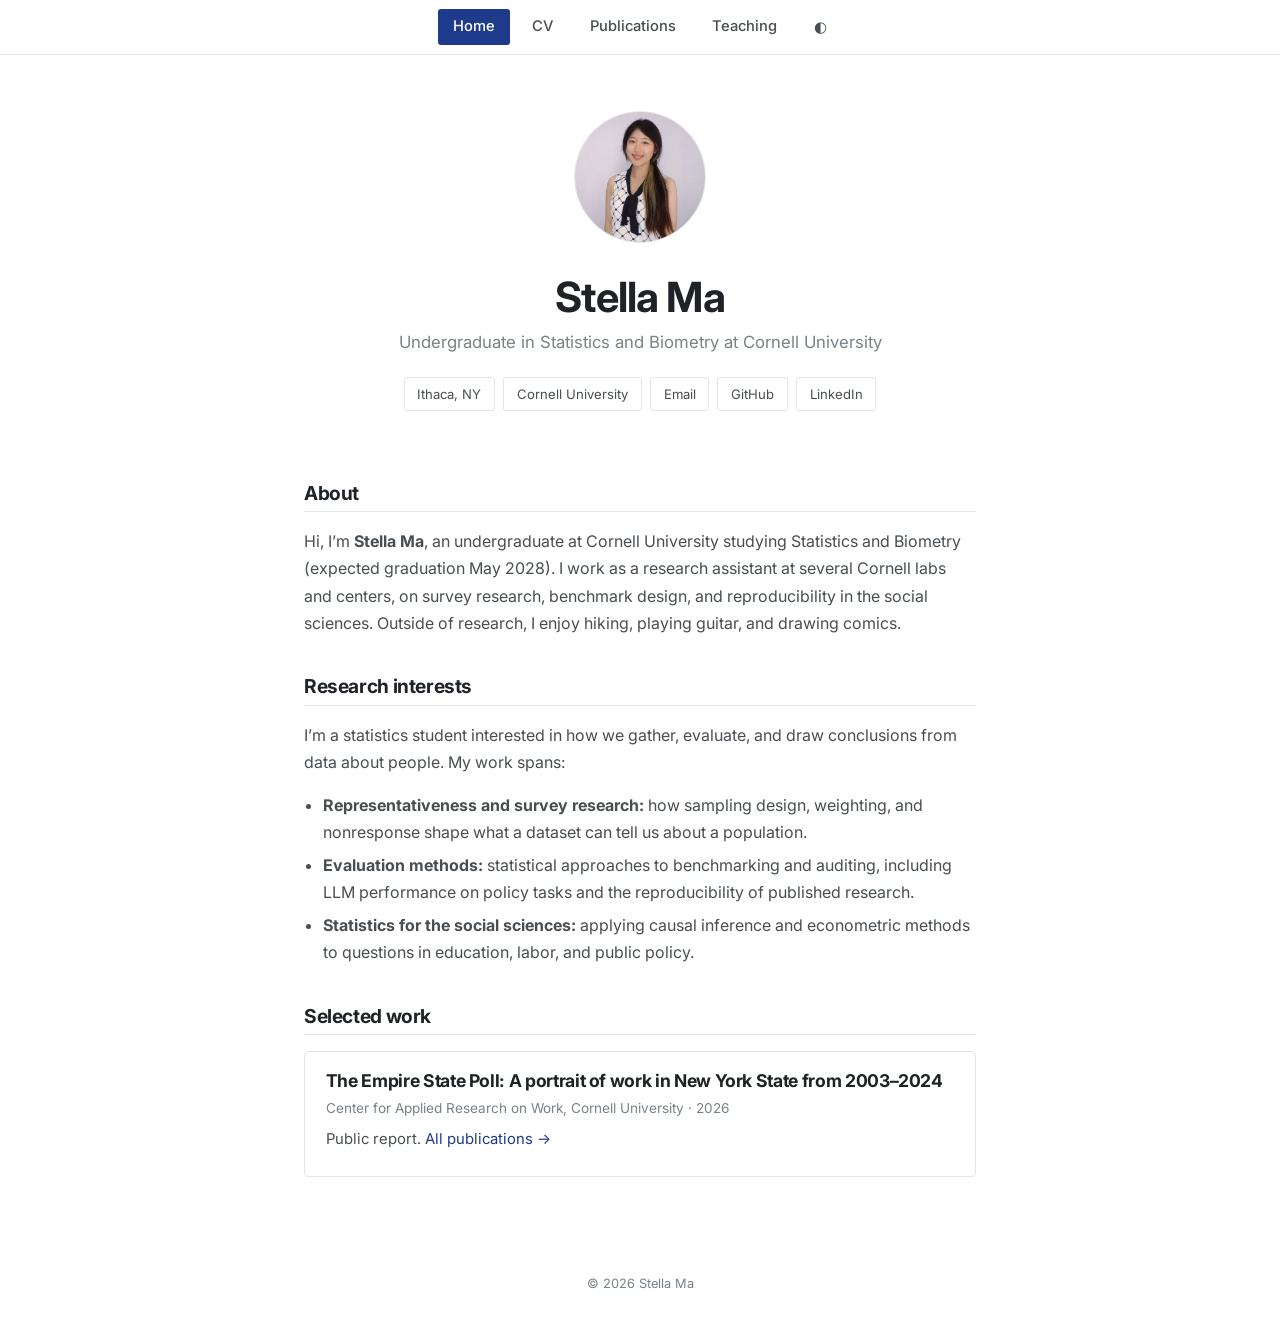
<file: index.html>
<!doctype html>
<html lang="en"><head><meta charset="utf-8"><meta name="viewport" content="width=device-width,initial-scale=1">
<title>Home - Stella Ma</title>
<link rel="preconnect" href="https://fonts.googleapis.com"><link href="https://fonts.googleapis.com/css2?family=Inter:wght@400;500;600;700&display=swap" rel="stylesheet">
<link rel="stylesheet" href="assets/style.css"></head>
<body><header class="masthead" id="masthead"></header>
<main>
<section class="hero" id="hero"></section>
<h2>About</h2>
<p>Hi, I’m <strong>Stella Ma</strong>, an undergraduate at Cornell University studying Statistics and Biometry (expected graduation May 2028). I work as a research assistant at several Cornell labs and centers, on survey research, benchmark design, and reproducibility in the social sciences. Outside of research, I enjoy hiking, playing guitar, and drawing comics.</p>
<h2>Research interests</h2>
<p>I’m a statistics student interested in how we gather, evaluate, and draw conclusions from data about people. My work spans:</p>
<ul>
<li><strong>Representativeness and survey research:</strong> how sampling design, weighting, and nonresponse shape what a dataset can tell us about a population.</li>
<li><strong>Evaluation methods:</strong> statistical approaches to benchmarking and auditing, including LLM performance on policy tasks and the reproducibility of published research.</li>
<li><strong>Statistics for the social sciences:</strong> applying causal inference and econometric methods to questions in education, labor, and public policy.</li>
</ul>
<h2>Selected work</h2>
<div class="entry"><h3><a href="publications.html">The Empire State Poll: A portrait of work in New York State from 2003–2024</a></h3><p class="venue">Center for Applied Research on Work, Cornell University · 2026</p><p>Public report. <a href="publications.html">All publications →</a></p></div>
</main><footer id="footer"></footer><script src="assets/site.js"></script></body></html>
</file>
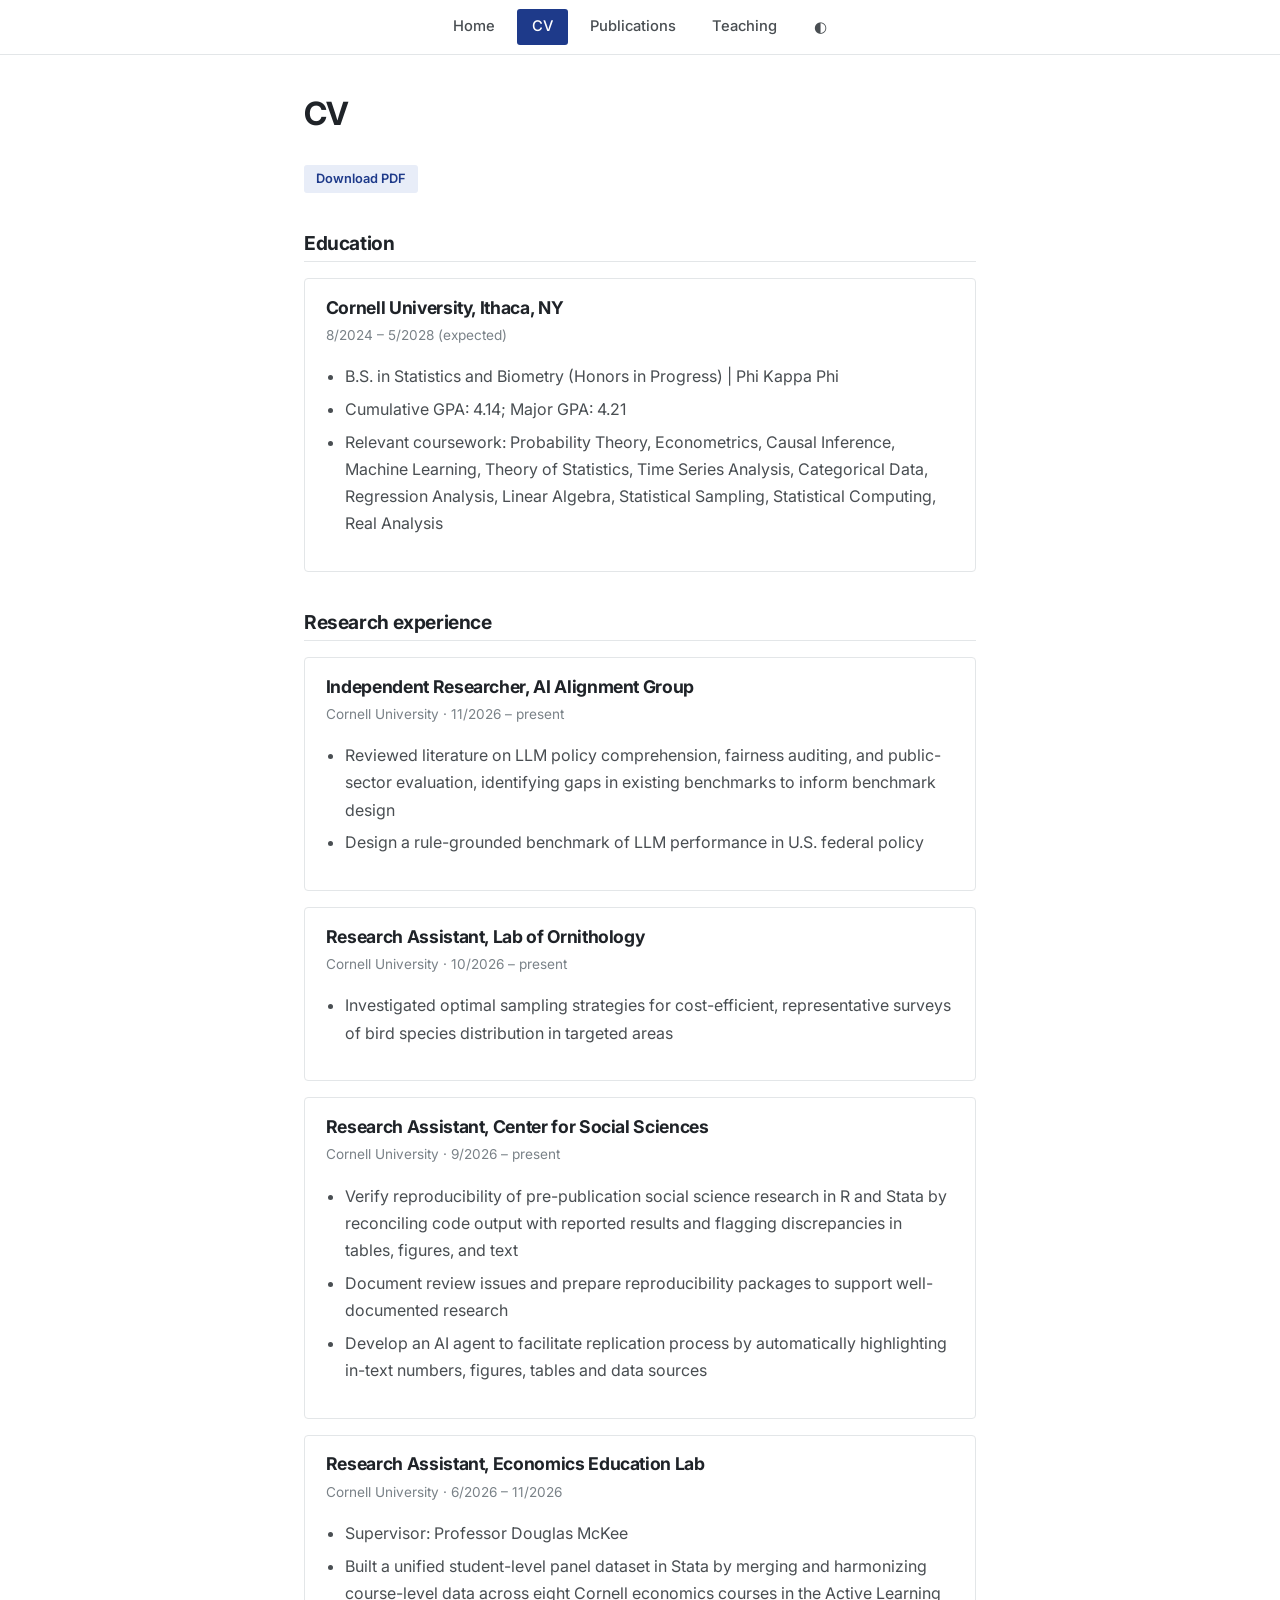
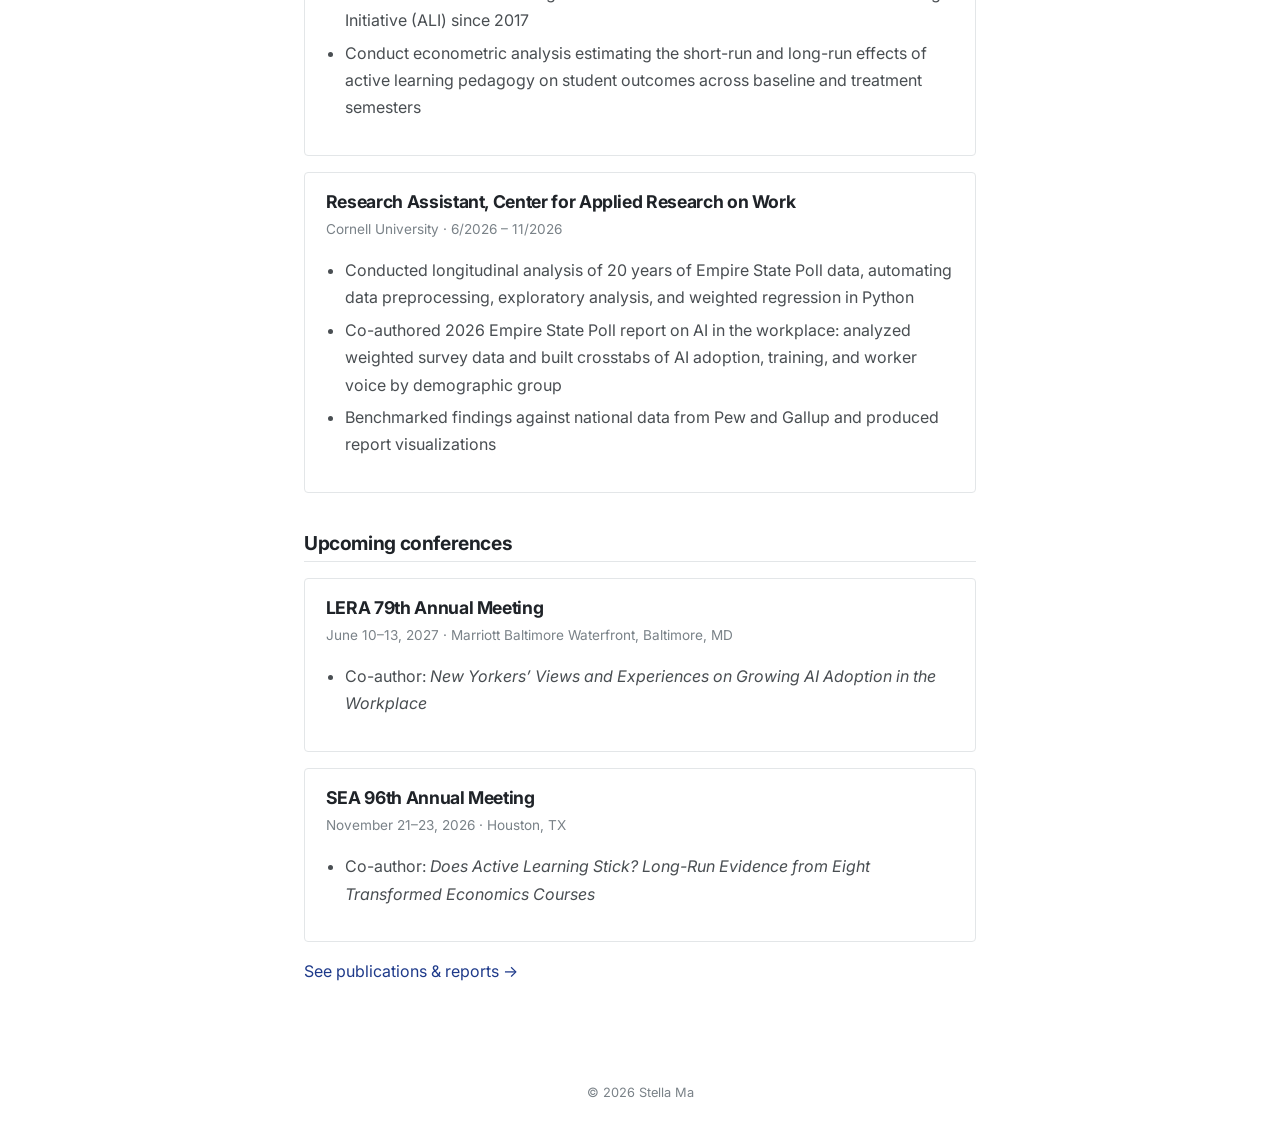
<file: cv.html>
<!doctype html>
<html lang="en"><head><meta charset="utf-8"><meta name="viewport" content="width=device-width,initial-scale=1">
<title>CV - Stella Ma</title>
<link rel="preconnect" href="https://fonts.googleapis.com"><link href="https://fonts.googleapis.com/css2?family=Inter:wght@400;500;600;700&display=swap" rel="stylesheet">
<link rel="stylesheet" href="assets/style.css"></head>
<body><header class="masthead" id="masthead"></header>
<main>
<h1 class="title">CV</h1>
<a class="btn" href="assets/cv.pdf">Download PDF</a>
<h2>Education</h2>
<div class="entry"><h3>Cornell University, Ithaca, NY</h3><p class="venue">8/2024 – 5/2028 (expected)</p><ul><li>B.S. in Statistics and Biometry (Honors in Progress) | Phi Kappa Phi</li><li>Cumulative GPA: 4.14; Major GPA: 4.21</li><li>Relevant coursework: Probability Theory, Econometrics, Causal Inference, Machine Learning, Theory of Statistics, Time Series Analysis, Categorical Data, Regression Analysis, Linear Algebra, Statistical Sampling, Statistical Computing, Real Analysis</li></ul></div>
<h2>Research experience</h2>
<div class="entry"><h3>Independent Researcher, AI Alignment Group</h3><p class="venue">Cornell University · 11/2026 – present</p><ul><li>Reviewed literature on LLM policy comprehension, fairness auditing, and public-sector evaluation, identifying gaps in existing benchmarks to inform benchmark design</li><li>Design a rule-grounded benchmark of LLM performance in U.S. federal policy</li></ul></div>
<div class="entry"><h3>Research Assistant, Lab of Ornithology</h3><p class="venue">Cornell University · 10/2026 – present</p><ul><li>Investigated optimal sampling strategies for cost-efficient, representative surveys of bird species distribution in targeted areas</li></ul></div>
<div class="entry"><h3>Research Assistant, Center for Social Sciences</h3><p class="venue">Cornell University · 9/2026 – present</p><ul><li>Verify reproducibility of pre-publication social science research in R and Stata by reconciling code output with reported results and flagging discrepancies in tables, figures, and text</li><li>Document review issues and prepare reproducibility packages to support well-documented research</li><li>Develop an AI agent to facilitate replication process by automatically highlighting in-text numbers, figures, tables and data sources</li></ul></div>
<div class="entry"><h3>Research Assistant, Economics Education Lab</h3><p class="venue">Cornell University · 6/2026 – 11/2026</p><ul><li>Supervisor: Professor Douglas McKee</li><li>Built a unified student-level panel dataset in Stata by merging and harmonizing course-level data across eight Cornell economics courses in the Active Learning Initiative (ALI) since 2017</li><li>Conduct econometric analysis estimating the short-run and long-run effects of active learning pedagogy on student outcomes across baseline and treatment semesters</li></ul></div>
<div class="entry"><h3>Research Assistant, Center for Applied Research on Work</h3><p class="venue">Cornell University · 6/2026 – 11/2026</p><ul><li>Conducted longitudinal analysis of 20 years of Empire State Poll data, automating data preprocessing, exploratory analysis, and weighted regression in Python</li><li>Co-authored 2026 Empire State Poll report on AI in the workplace: analyzed weighted survey data and built crosstabs of AI adoption, training, and worker voice by demographic group</li><li>Benchmarked findings against national data from Pew and Gallup and produced report visualizations</li></ul></div>
<h2>Upcoming conferences</h2>
<div class="entry"><h3>LERA 79th Annual Meeting</h3><p class="venue">June 10–13, 2027 · Marriott Baltimore Waterfront, Baltimore, MD</p><ul><li>Co-author: <em>New Yorkers’ Views and Experiences on Growing AI Adoption in the Workplace</em></li></ul></div>
<div class="entry"><h3>SEA 96th Annual Meeting</h3><p class="venue">November 21–23, 2026 · Houston, TX</p><ul><li>Co-author: <em>Does Active Learning Stick? Long-Run Evidence from Eight Transformed Economics Courses</em></li></ul></div>
<p><a href="publications.html">See publications &amp; reports →</a></p>
</main><footer id="footer"></footer><script src="assets/site.js"></script></body></html>
</file>
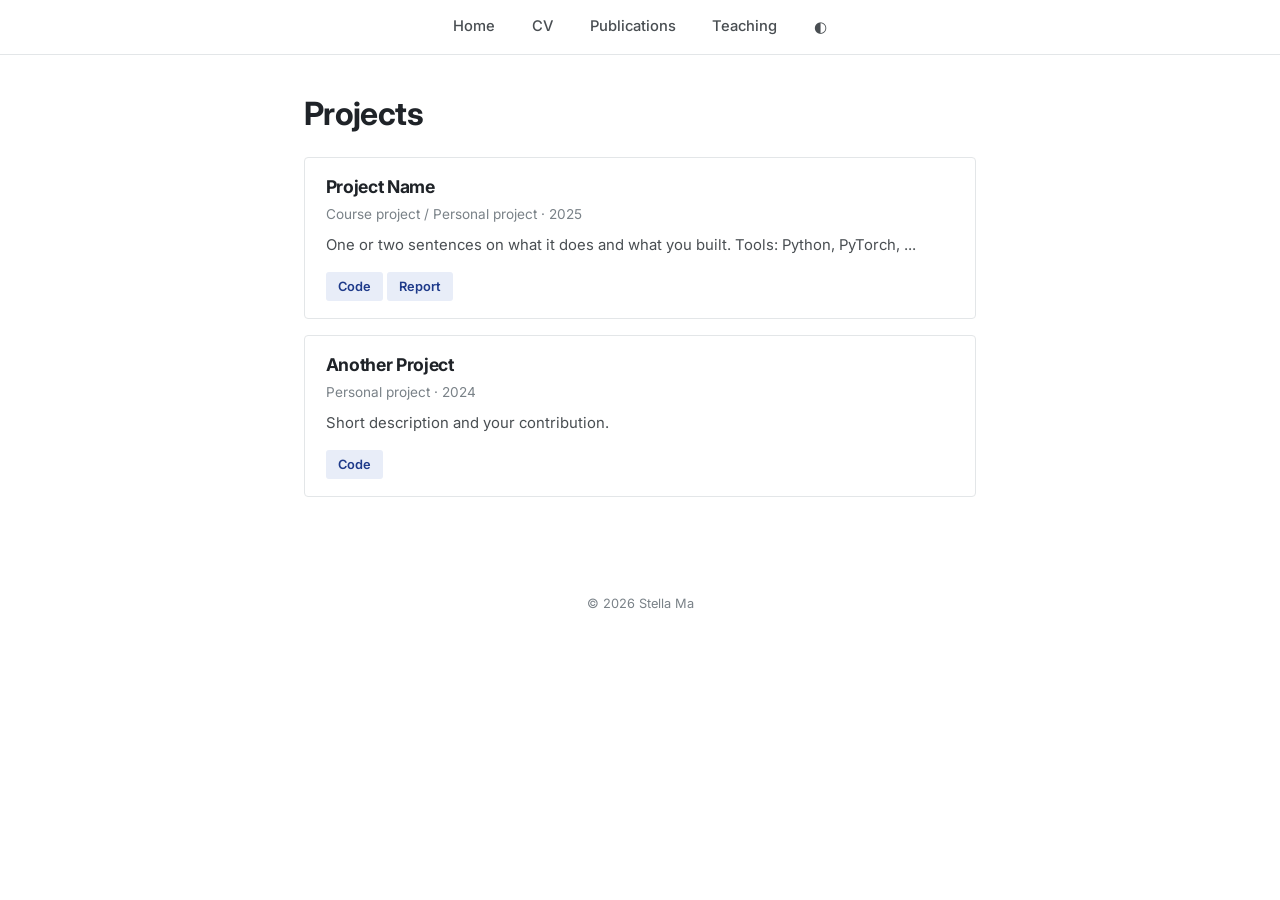
<file: projects.html>
<!doctype html>
<html lang="en"><head><meta charset="utf-8"><meta name="viewport" content="width=device-width,initial-scale=1">
<title>Projects - Stella Ma</title>
<link rel="preconnect" href="https://fonts.googleapis.com"><link href="https://fonts.googleapis.com/css2?family=Inter:wght@400;500;600;700&display=swap" rel="stylesheet">
<link rel="stylesheet" href="assets/style.css"></head>
<body><header class="masthead" id="masthead"></header>
<main>
<h1 class="title">Projects</h1>
<div class="entry"><h3><a href="#">Project Name</a></h3><p class="venue">Course project / Personal project · 2025</p>
<p>One or two sentences on what it does and what you built. Tools: Python, PyTorch, ...</p><a class="btn" href="#">Code</a> <a class="btn" href="#">Report</a></div>
<div class="entry"><h3><a href="#">Another Project</a></h3><p class="venue">Personal project · 2024</p>
<p>Short description and your contribution.</p><a class="btn" href="#">Code</a></div>
</main><footer id="footer"></footer><script src="assets/site.js"></script></body></html>
</file>
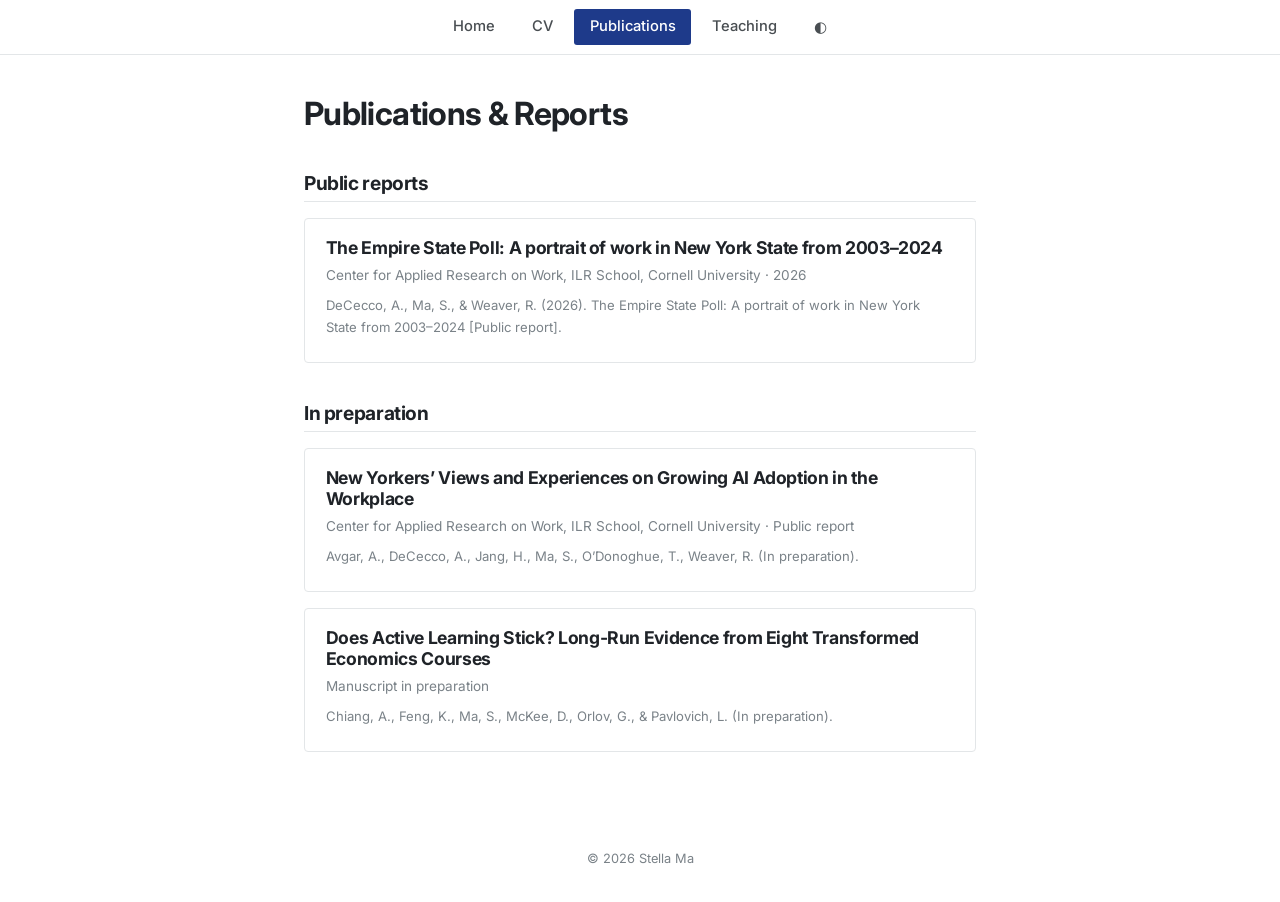
<file: publications.html>
<!doctype html>
<html lang="en"><head><meta charset="utf-8"><meta name="viewport" content="width=device-width,initial-scale=1">
<title>Publications - Stella Ma</title>
<link rel="preconnect" href="https://fonts.googleapis.com"><link href="https://fonts.googleapis.com/css2?family=Inter:wght@400;500;600;700&display=swap" rel="stylesheet">
<link rel="stylesheet" href="assets/style.css"></head>
<body><header class="masthead" id="masthead"></header>
<main>
<h1 class="title">Publications &amp; Reports</h1>
<h2>Public reports</h2>
<div class="entry"><h3>The Empire State Poll: A portrait of work in New York State from 2003–2024</h3><p class="venue">Center for Applied Research on Work, ILR School, Cornell University · 2026</p><p class="cite">DeCecco, A., Ma, S., &amp; Weaver, R. (2026). The Empire State Poll: A portrait of work in New York State from 2003–2024 [Public report].</p></div>
<h2>In preparation</h2>
<div class="entry"><h3>New Yorkers’ Views and Experiences on Growing AI Adoption in the Workplace</h3><p class="venue">Center for Applied Research on Work, ILR School, Cornell University · Public report</p><p class="cite">Avgar, A., DeCecco, A., Jang, H., Ma, S., O’Donoghue, T., Weaver, R. (In preparation).</p></div>
<div class="entry"><h3>Does Active Learning Stick? Long-Run Evidence from Eight Transformed Economics Courses</h3><p class="venue">Manuscript in preparation</p><p class="cite">Chiang, A., Feng, K., Ma, S., McKee, D., Orlov, G., &amp; Pavlovich, L. (In preparation).</p></div>
</main><footer id="footer"></footer><script src="assets/site.js"></script></body></html>
</file>
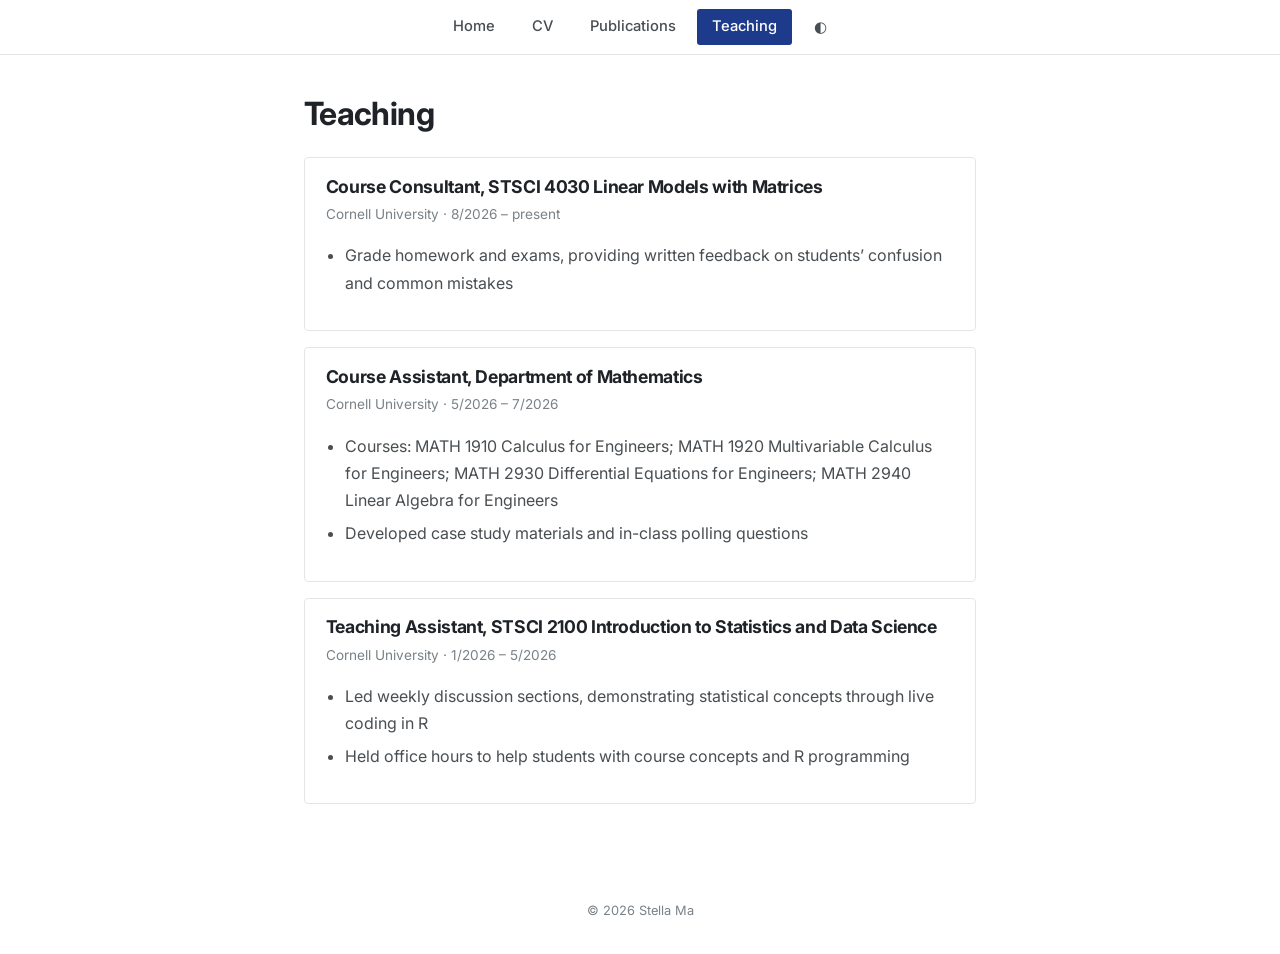
<file: teaching.html>
<!doctype html>
<html lang="en"><head><meta charset="utf-8"><meta name="viewport" content="width=device-width,initial-scale=1">
<title>Teaching - Stella Ma</title>
<link rel="preconnect" href="https://fonts.googleapis.com"><link href="https://fonts.googleapis.com/css2?family=Inter:wght@400;500;600;700&display=swap" rel="stylesheet">
<link rel="stylesheet" href="assets/style.css"></head>
<body><header class="masthead" id="masthead"></header>
<main>
<h1 class="title">Teaching</h1>
<div class="entry"><h3>Course Consultant, STSCI 4030 Linear Models with Matrices</h3><p class="venue">Cornell University · 8/2026 – present</p><ul><li>Grade homework and exams, providing written feedback on students’ confusion and common mistakes</li></ul></div>
<div class="entry"><h3>Course Assistant, Department of Mathematics</h3><p class="venue">Cornell University · 5/2026 – 7/2026</p><ul>
<li>Courses: MATH 1910 Calculus for Engineers; MATH 1920 Multivariable Calculus for Engineers; MATH 2930 Differential Equations for Engineers; MATH 2940 Linear Algebra for Engineers</li>
<li>Developed case study materials and in-class polling questions</li></ul></div>
<div class="entry"><h3>Teaching Assistant, STSCI 2100 Introduction to Statistics and Data Science</h3><p class="venue">Cornell University · 1/2026 – 5/2026</p><ul><li>Led weekly discussion sections, demonstrating statistical concepts through live coding in R</li><li>Held office hours to help students with course concepts and R programming</li></ul></div>
</main><footer id="footer"></footer><script src="assets/site.js"></script></body></html>
</file>
<file: assets/style.css>
:root{--bg:#fff;--card:#fff;--text:#494e52;--head:#1f2328;--muted:#7a8288;--accent:#1e3a8a;--accent-soft:#e8edf8;--border:#e3e6e8;--shadow:none}
[data-theme="dark"]{--bg:#16181c;--card:#1c1f24;--text:#c9cdd1;--head:#eceef0;--muted:#8f979d;--accent:#7fa3ee;--accent-soft:#1f2a44;--border:#31363b;--shadow:none}
*{box-sizing:border-box}
body{margin:0;background:var(--bg);color:var(--text);font-family:"Inter",-apple-system,BlinkMacSystemFont,"Segoe UI",sans-serif;line-height:1.7;font-size:16px;transition:background .2s,color .2s}
a{color:var(--accent);text-decoration:none}a:hover{text-decoration:underline}
h1,h2,h3{color:var(--head);letter-spacing:-.02em;line-height:1.2}
.masthead{position:sticky;top:0;z-index:10;display:flex;justify-content:center;padding:0;background:var(--bg);border-bottom:1px solid var(--border)}
.pill{display:flex;align-items:center;gap:.4rem;padding:.55rem 0}
.pill a,.pill button{color:var(--text);padding:.35rem .95rem;border-radius:3px;font-size:.92rem;font-weight:500;background:none;border:0;cursor:pointer;font-family:inherit}
.pill a:hover,.pill button:hover{background:var(--accent-soft);text-decoration:none}
.pill a.active{background:var(--accent);color:#fff}[data-theme="dark"] .pill a.active{color:#10131a}
main{max-width:720px;margin:0 auto;padding:1rem 1.5rem 5rem}
.hero{text-align:center;padding:2.5rem 0 2rem}
.avatar{width:132px;height:132px;border-radius:50%;object-fit:cover;object-position:50% 20%;border:1px solid var(--border)}
.hero h1{font-size:2.6rem;margin:1.4rem 0 .3rem}
.hero .tagline{color:var(--muted);margin:0 0 1.3rem;font-size:1.05rem}
.chips{display:flex;flex-wrap:wrap;gap:.5rem;justify-content:center}
.chip{display:inline-flex;gap:.4rem;align-items:center;border:1px solid var(--border);background:var(--card);color:var(--text);padding:.3rem .8rem;border-radius:3px;font-size:.82rem}
a.chip:hover{border-color:var(--accent);color:var(--accent);text-decoration:none}
h1.title{font-size:2rem;margin:1.5rem 0 1.5rem}
main h2{font-size:1.2rem;color:var(--head);margin:2.4rem 0 1rem;padding-bottom:.4rem;border-bottom:1px solid var(--border)}
.entry{background:var(--card);border:1px solid var(--border);border-radius:4px;padding:1.1rem 1.3rem;margin:0 0 1rem}
.entry:hover{border-color:var(--accent)}
.entry h3{font-size:1.1rem;margin:0 0 .3rem}
.entry h3 a{color:var(--head)}.entry h3 a:hover{color:var(--accent);text-decoration:none}
.entry p{margin:.4rem 0;font-size:.93rem}
.entry .venue{color:var(--muted);font-size:.85rem}
.entry .cite{color:var(--muted);font-size:.82rem}
.btn{display:inline-block;margin-top:.5rem;padding:.2rem .75rem;border-radius:3px;background:var(--accent-soft);font-size:.8rem;font-weight:600}
.btn:hover{text-decoration:none;filter:brightness(.96)}
.tag{display:inline-block;font-size:.78rem;font-weight:600;color:var(--accent);background:var(--accent-soft);border-radius:3px;padding:0 .5rem;margin-right:.5rem}
.news p{margin:.5rem 0}
footer{text-align:center;color:var(--muted);font-size:.8rem;padding-bottom:2rem}
main ul{padding-left:1.2rem}main li{margin:.35rem 0}
</file>
